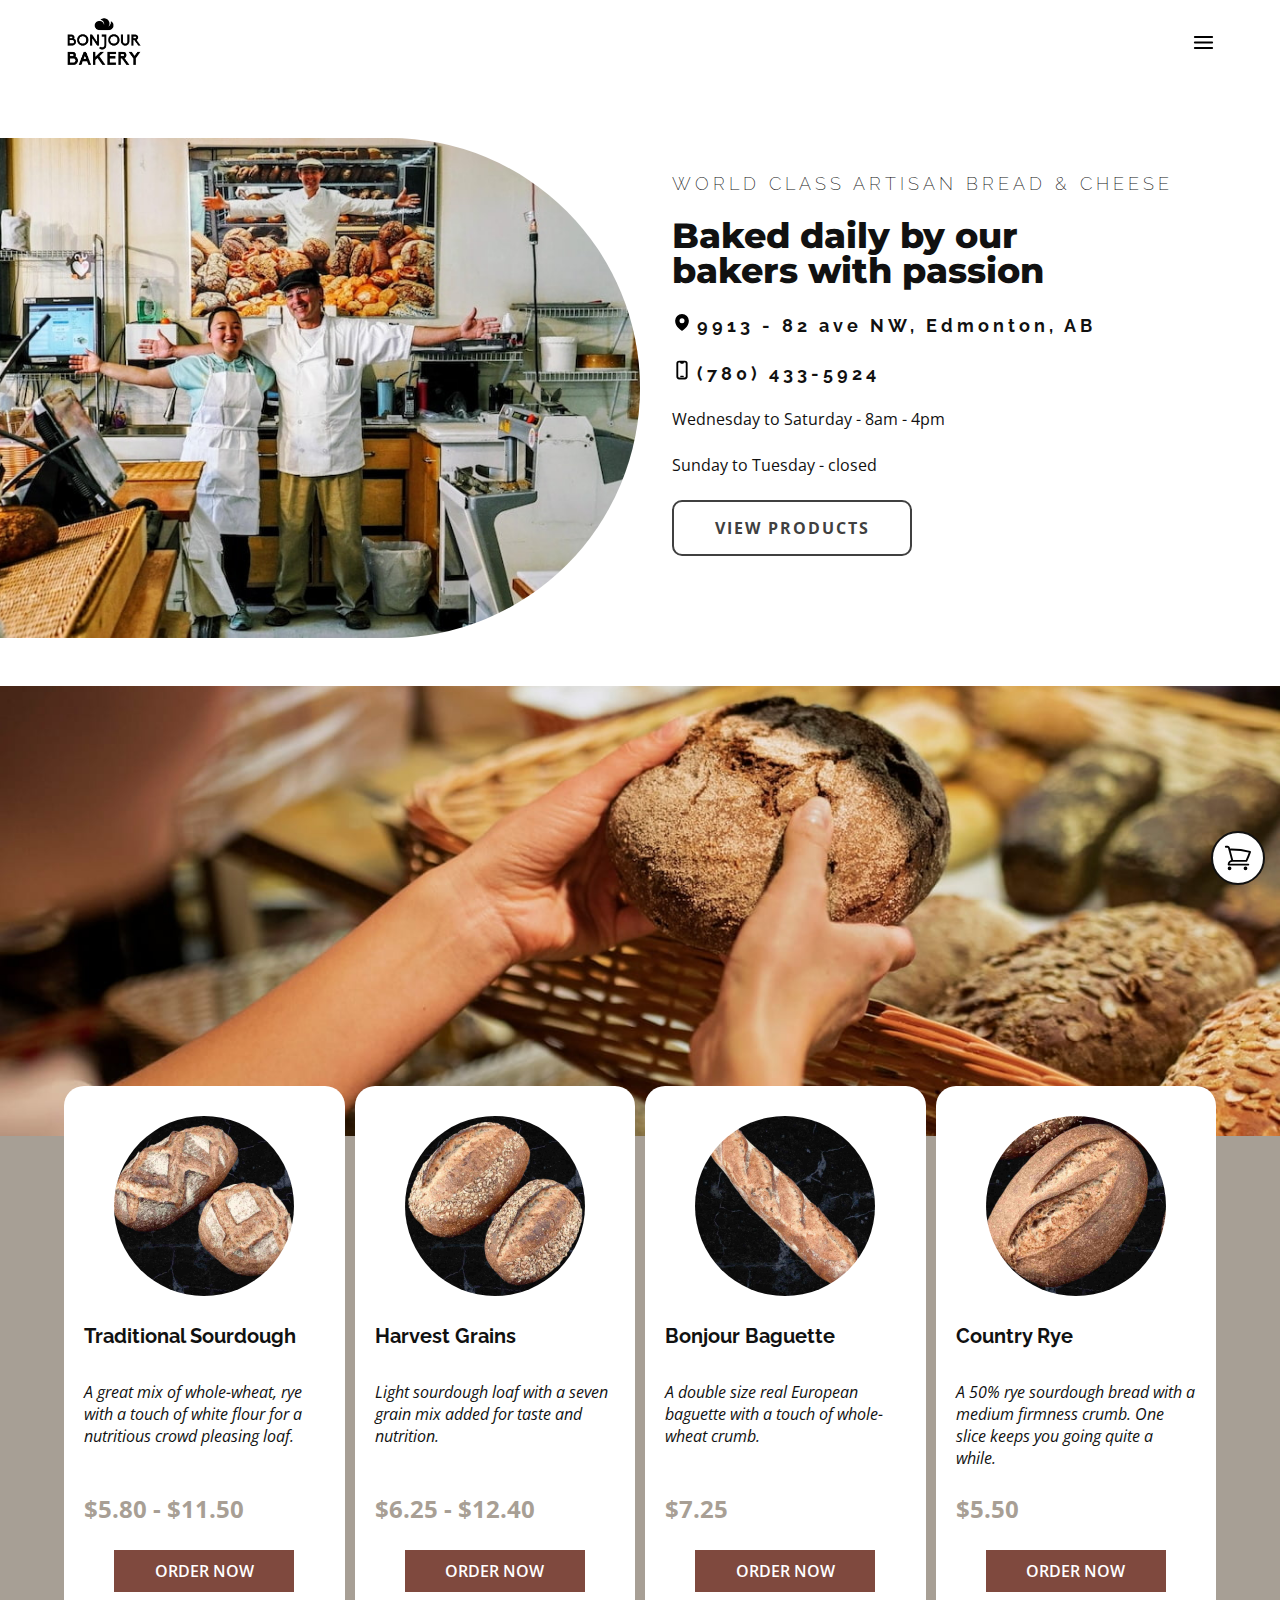
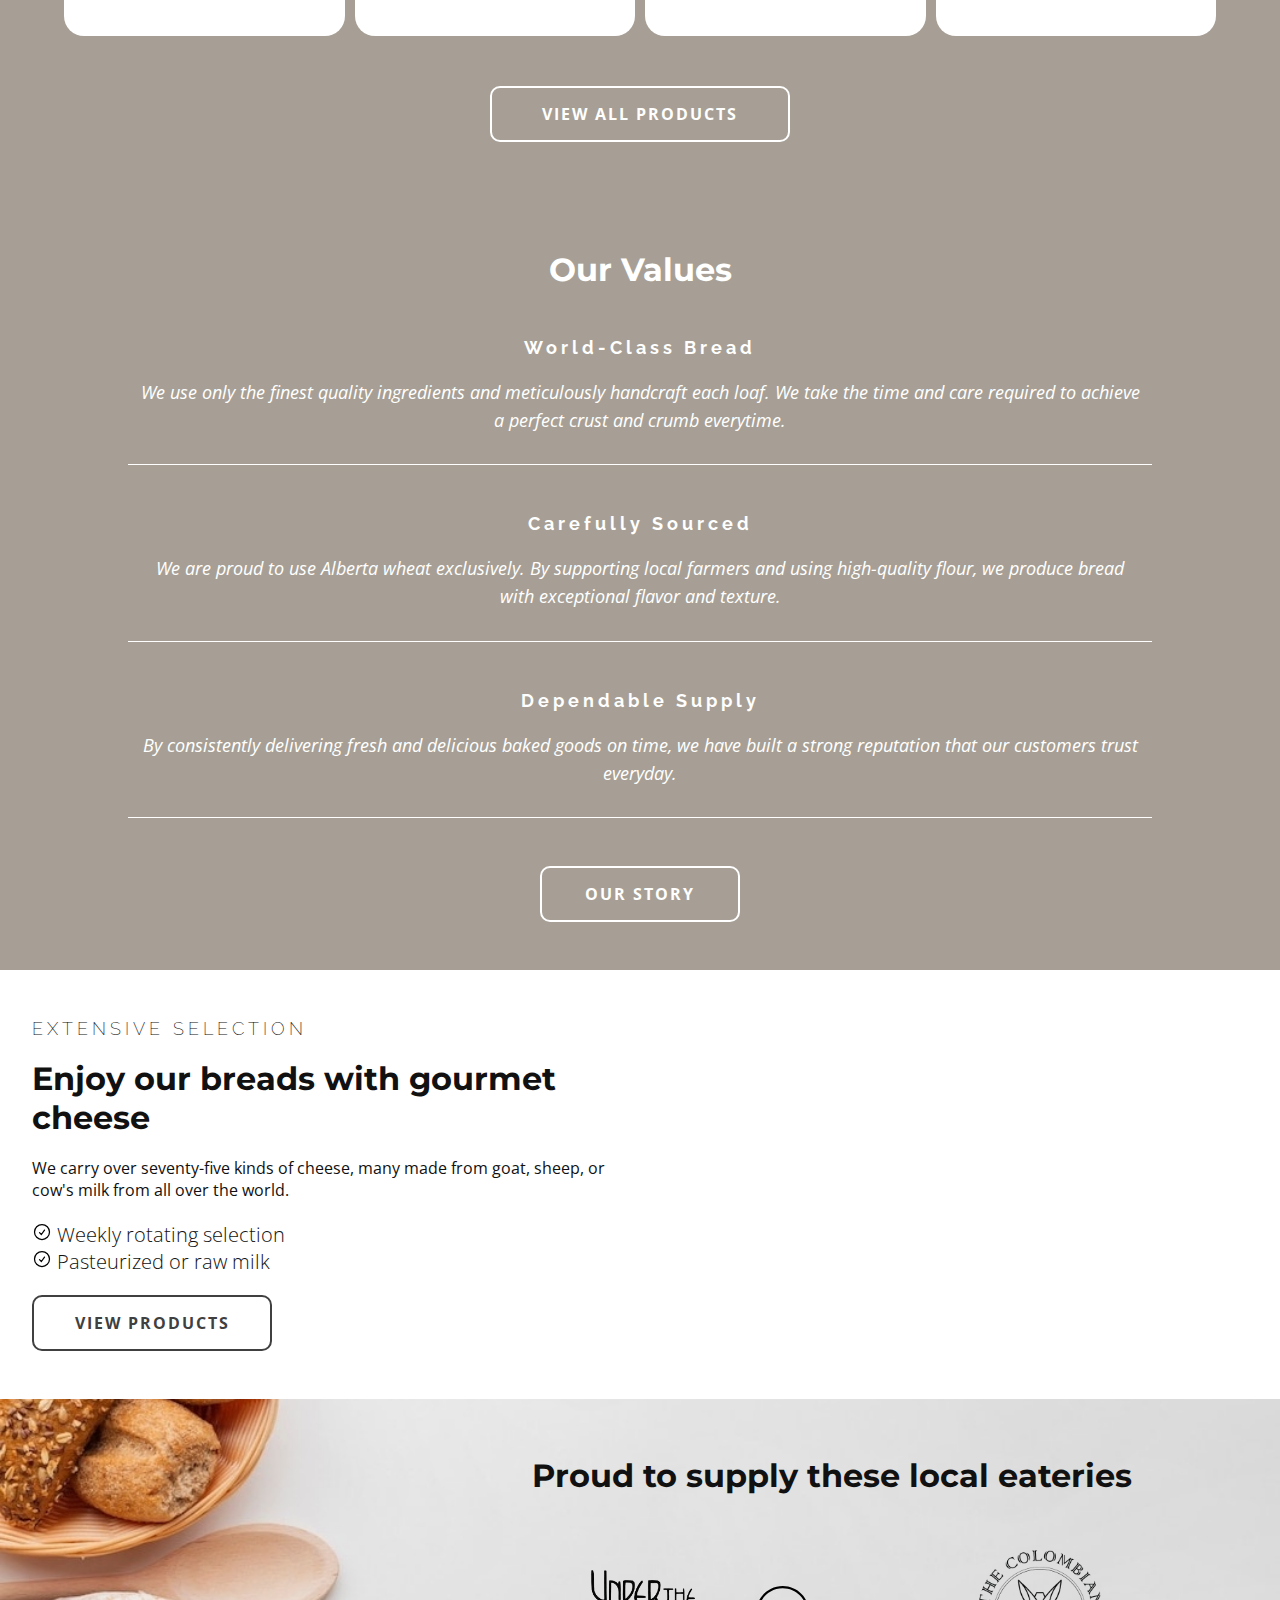
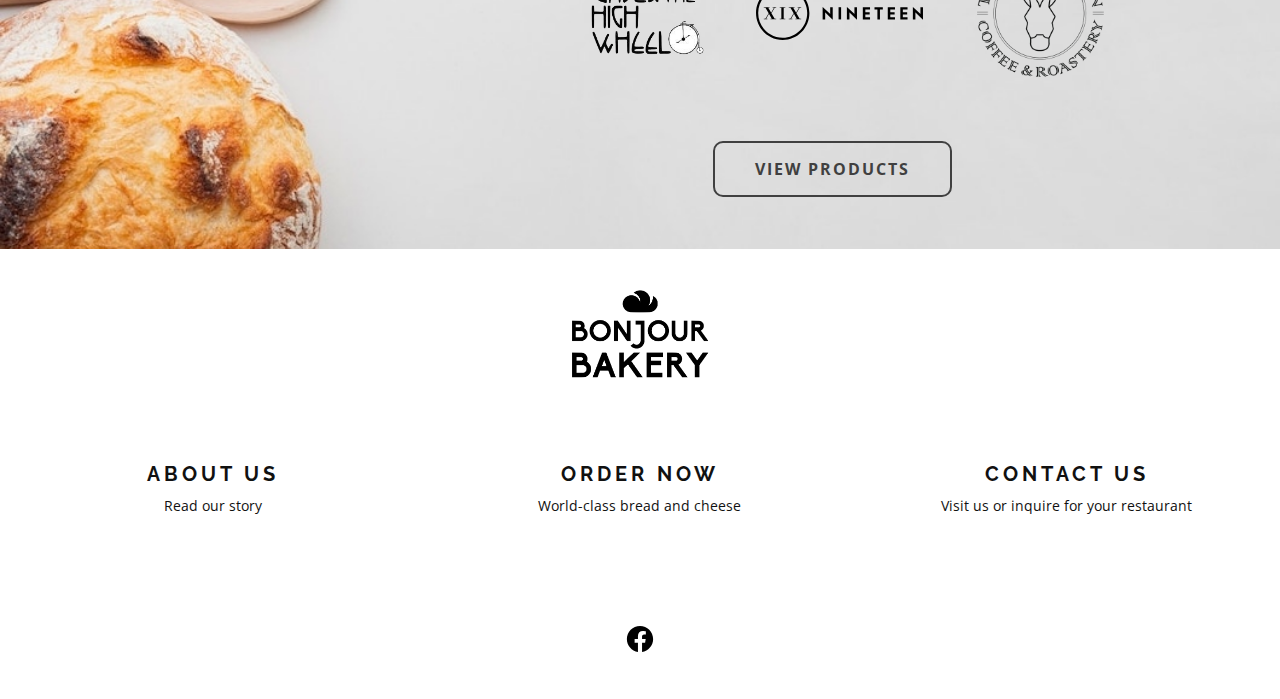
<file: index.html>
<!DOCTYPE html>
<html lang="en">

<head>
  <meta charset="UTF-8" />
  <meta name="format-detection" content="telephone=no" />
  <meta http-equiv="X-UA-Compatible" content="IE=edge" />
  <meta name="viewport" content="width=device-width, initial-scale=1.0" />
  <!-- <meta name="description" content="Welcome to Bonjour Bakery! Our bakery specializes in fresh, artisan breads and cheese. Order now to experience the taste of our handmade sourdough bread made in the European style." />
  <meta name="keywords" content="Bonjour Bakery, boulangerie, artisan bread, gourmet cheese, handmade, Alberta, bakery, gourmet cheese, Edmonton, baker" />
  <meta name="author" content="Yvan Chartrand" />
  <meta property="og:url" content="https://bonjourbakery.isaelhuard.dev/index.html" />
  <meta property="og:type" content="website" />
  <meta property="og:title" content="Boulangerie Bonjour Bakery | World-Class Bread and Cheese" />
  <meta property="og:description" content="Welcome to Bonjour Bakery! Our bakery specializes in fresh, artisan breads and cheese. Order now to experience the taste of our handmade sourdough bread made in the European style." />
  <meta property="og:image" content="https://bonjourbakery.isaelhuard.dev/images/og.jpeg" />
  <meta property="og:site_name" content="Boulangerie Bonjour Bakery" />
  <meta property="twitter:card" content="summary_large_image" />
  <meta property="twitter:site" content="@bonjourbakery" />
  <meta property="twitter:title" content="Boulangerie Bonjour Bakery | World-Class Bread and Cheese" />
  <meta property="twitter:description" content="Welcome to Bonjour Bakery! Our bakery specializes in fresh, artisan breads and cheese. Order now to experience the taste of our handmade sourdough bread made in the European style." />
  <meta property="twitter:image" content="https://bonjourbakery.isaelhuard.dev/images/og.jpeg" />
    -->
  <link rel="preconnect" href="https://fonts.googleapis.com" />
  <link rel="preconnect" href="https://fonts.gstatic.com" crossorigin />
  <link
    href="https://fonts.googleapis.com/css2?family=Montserrat:wght@300;400;600;700;800&family=Open+Sans:ital,wght@0,300;0,400;0,700;1,300;1,400&family=Raleway:wght@300;400;500;700&display=swap"
    rel="stylesheet" />
  <link rel=stylesheet href=/css/style.css />
  <title>Boulangerie Bonjour Bakery | World-Class Bread and Cheese</title>
  <link rel="shortcut icon" href="/images/logo_icon.png" type="image/png">
</head>

<body>
  <header id="page_header">
    <input type="radio" name="menu" id="menu_open" class="menu_radio_button" />
    <input type="radio" name="menu" id="menu_close" class="menu_radio_button" />
    <a href="/index.html"><img id="logo" src="/images/logo.png" alt="Bonjour Bakery Logo" /></a>
    <label class="mobile_menu_btn" for="menu_open">
      <img id="hamburger" src="/images/menu.svg" alt="Hamburger menu" />
    </label>
    <section id="mobile_menu" style="transform: translateX(-100%);">
      <label class="mobile_menu_btn" for="menu_close">
        <img class="close_button" src="/images/x-mark.svg" alt="Button to close the navigation menu" />
      </label>
      <nav>
        <a class="nav_item" href="/index.html">HOME</a>
        <a class="nav_item" href="/pages/products.html">PRODUCTS</a>
        <a class="nav_item" href="/pages/about.html">ABOUT</a>
        <a class="nav_item" href="/pages/contact.html">CONTACT</a>
      </nav>
    </section>
  </header>
  <section id="hero">
    <article id="hero_text">
      <h3 class="surtitle">WORLD CLASS ARTISAN BREAD & CHEESE</h3>
      <h1 id="main_title">Baked daily by our bakers with passion</h1>
      <h2 class="subtitle">
        <img class="inline_icon" src="/images/map-pin.svg" alt="Address Icon" />9913 - 82 ave NW, Edmonton, AB
      </h2>
      <h2 class="subtitle">
        <img class="inline_icon" src="/images/phone.svg" alt="Phone Icon" />(780) 433-5924
      </h2>
      <p>Wednesday to Saturday - 8am - 4pm</p>
      <p>Sunday to Tuesday - closed</p>
      <a class="btn" href="/pages/products.html">VIEW PRODUCTS</a>
    </article>
    <img id="hero_image" src="images/family2.jpeg"
      alt="Photo of artisanal baker and owner of Bonjour Bakery Yvan Chartrand" />
  </section>
  <section id="breads">
    <img src="/images/customer.jpeg" alt="Photo of a customer buying our specialty sourdough bread" />
    <div class="cont_one">
      <article class="breads_card">
        <img src="/images/traditional.jpeg" alt="Loaf of our traditional sourdough bread" />
        <h4>Traditional Sourdough</h4>
        <p>
          A great mix of whole-wheat, rye with a touch of white flour for a
          nutritious crowd pleasing loaf.
        </p>
        <h5>$5.80 - $11.50</h5>
        <a class="basket_btn" href="https://form.jotform.com/210417492536253">ORDER NOW</a>
      </article>
      <article class="breads_card">
        <img src="/images/harvest.jpeg" alt="Loaf of our best seller sesame-poppy sourdough bread " />
        <h4>Harvest Grains</h4>
        <p>
          Light sourdough loaf with a seven grain mix added for taste and
          nutrition.
        </p>
        <h5>$6.25 - $12.40</h5>
        <a class="basket_btn" href="https://form.jotform.com/210417492536253">ORDER NOW</a>
      </article>
      <article class="breads_card">
        <img src="/images/bonjour.jpeg" alt="Our all-time favortie parisian baguettes" />
        <h4>Bonjour Baguette</h4>
        <p>
          A double size real European baguette with a touch of whole-wheat
          crumb.
        </p>
        <h5>$7.25</h5>
        <a class="basket_btn" href="https://form.jotform.com/210417492536253">ORDER NOW</a>
      </article>
      <article class="breads_card">
        <img src="/images/country.jpeg" alt="Our signature country rye sourdough bread" />
        <h4>Country Rye</h4>
        <p>
          A 50% rye sourdough bread with a medium firmness crumb. One slice
          keeps you going quite a while.
        </p>
        <h5>$5.50</h5>
        <a class="basket_btn" href="https://form.jotform.com/210417492536253">ORDER NOW</a>
      </article>
    </div>
    <a class="btn" href="/pages/products.html">VIEW ALL PRODUCTS</a>
  </section>
  <section id="values">
    <h2 class="title">Our Values</h2>
    <div class="cont_two">
      <article class="values_card">
        <h3 class="subtitle">World-Class Bread</h3>
        <p>
          We use only the finest quality ingredients and meticulously handcraft each loaf. We take the time and care
          required to achieve a perfect crust and crumb everytime.
        </p>
      </article>
      <article class="values_card">
        <h3 class="subtitle">Carefully Sourced</h3>
        <p>
          We are proud to use Alberta wheat exclusively. By supporting local farmers and using
          high-quality
          flour, we produce bread with exceptional flavor and texture.
        </p>
      </article>
      <article class="values_card">
        <h3 class="subtitle">Dependable Supply</h3>
        <p>
          By consistently delivering fresh and delicious baked goods on time, we have built a strong reputation that our
          customers trust everyday.
        </p>
      </article>
    </div>
    <a class="btn" href="/pages/about.html">OUR STORY</a>
  </section>
  <section id="cheese">
    <article id="cheese_text">
      <h3 class="surtitle">EXTENSIVE SELECTION</h3>
      <h2 class="title">Enjoy our breads with gourmet cheese</h2>
      <p>
        We carry over seventy-five kinds of cheese, many made from goat,
        sheep, or cow's milk from all over the world.
      </p>
      <div>
        <h5>
          <img class="inline_icon" src="/images/check.svg" alt="Icon of a check mark" />Weekly rotating selection
        </h5>
        <h5>
          <img class="inline_icon" src="/images/check.svg" alt="Icon of a check mark" />Pasteurized or raw milk
        </h5>
      </div>
      <a class="btn" href="/pages/products.html">VIEW PRODUCTS</a>
    </article>
    <div class="image_container">
      <img class="cheese_image carrousel_img_1" src="/images/cheese4.jpeg"
        alt="A photo of an assortment of our rich selection of artisanal cheeses" />
      <img class="cheese_image carrousel_img_2" src="/images/cheese5.jpeg" alt="A delicious cheese board">
      <img class="cheese_image carrousel_img_3" src="/images/cheese2.jpeg"
        alt="A photo of an assortment of our rich selection of artisanal cheeses" />
    </div>
  </section>
  <section id="resellers">
    <h2 class="title">Proud to supply these local eateries</h2>
    <div>
      <a href="https://underthehighwheel.square.site/" target="_blank">
        <img class="restaurant_logo" src="/images/wheel.png" alt="Restaurant Under the Hight Wheel's logo" /></a>
      <a href="https://dinenineteen.com/terwillegar/" target="_blank">
        <img class="restaurant_logo" src="/images/nineteen.svg" alt="Restaurant Nineteen's logo" /></a>
      <a href="https://thecolombian.ca/" target="_blank">
        <img class="restaurant_logo" src="/images/colombian.png" alt="Cafe The Colombian's logo" /></a>
    </div>
    <a class="btn" href="/pages/products.html">VIEW PRODUCTS</a>
  </section>
  <footer id="page_footer">
    <img src="/images/logo.png" alt="Bonjour Bakery Logo" />
    <div class="cont_three">
      <a class="footer_item" href="/pages/about.html">
        <div>
          <h6>ABOUT US</h6>
          <p>Read our story</p>
        </div>
      </a>
      <a class="footer_item" href="/pages/products.html">
        <div>
          <h6>ORDER NOW</h6>
          <p>World-class bread and cheese</p>
        </div>
      </a>
      <a class="footer_item" href="/pages/contact.html">
        <div>
          <h6>CONTACT US</h6>
          <p>Visit us or inquire for your restaurant</p>
        </div>
      </a>
    </div>
    <a href="https://www.facebook.com/boulangeriebonjouredmonton" target="_blank">
      <img id="facebook" src="/images/logo-facebook.svg" alt="Link to access our Facebook account" />
    </a>
    <a id="order" href="/pages/products.html"><svg id="cart" xmlns="http://www.w3.org/2000/svg" fill="none"
        viewBox="0 0 24 24" stroke-width="1.5" stroke="currentColor" class="w-6 h-6">
        <path stroke-linecap="round" stroke-linejoin="round"
          d="M2.25 3h1.386c.51 0 .955.343 1.087.835l.383 1.437M7.5 14.25a3 3 0 00-3 3h15.75m-12.75-3h11.218c1.121-2.3 2.1-4.684 2.924-7.138a60.114 60.114 0 00-16.536-1.84M7.5 14.25L5.106 5.272M6 20.25a.75.75 0 11-1.5 0 .75.75 0 011.5 0zm12.75 0a.75.75 0 11-1.5 0 .75.75 0 011.5 0z" />
      </svg></a>
  </footer>
</body>

</html>
</file>
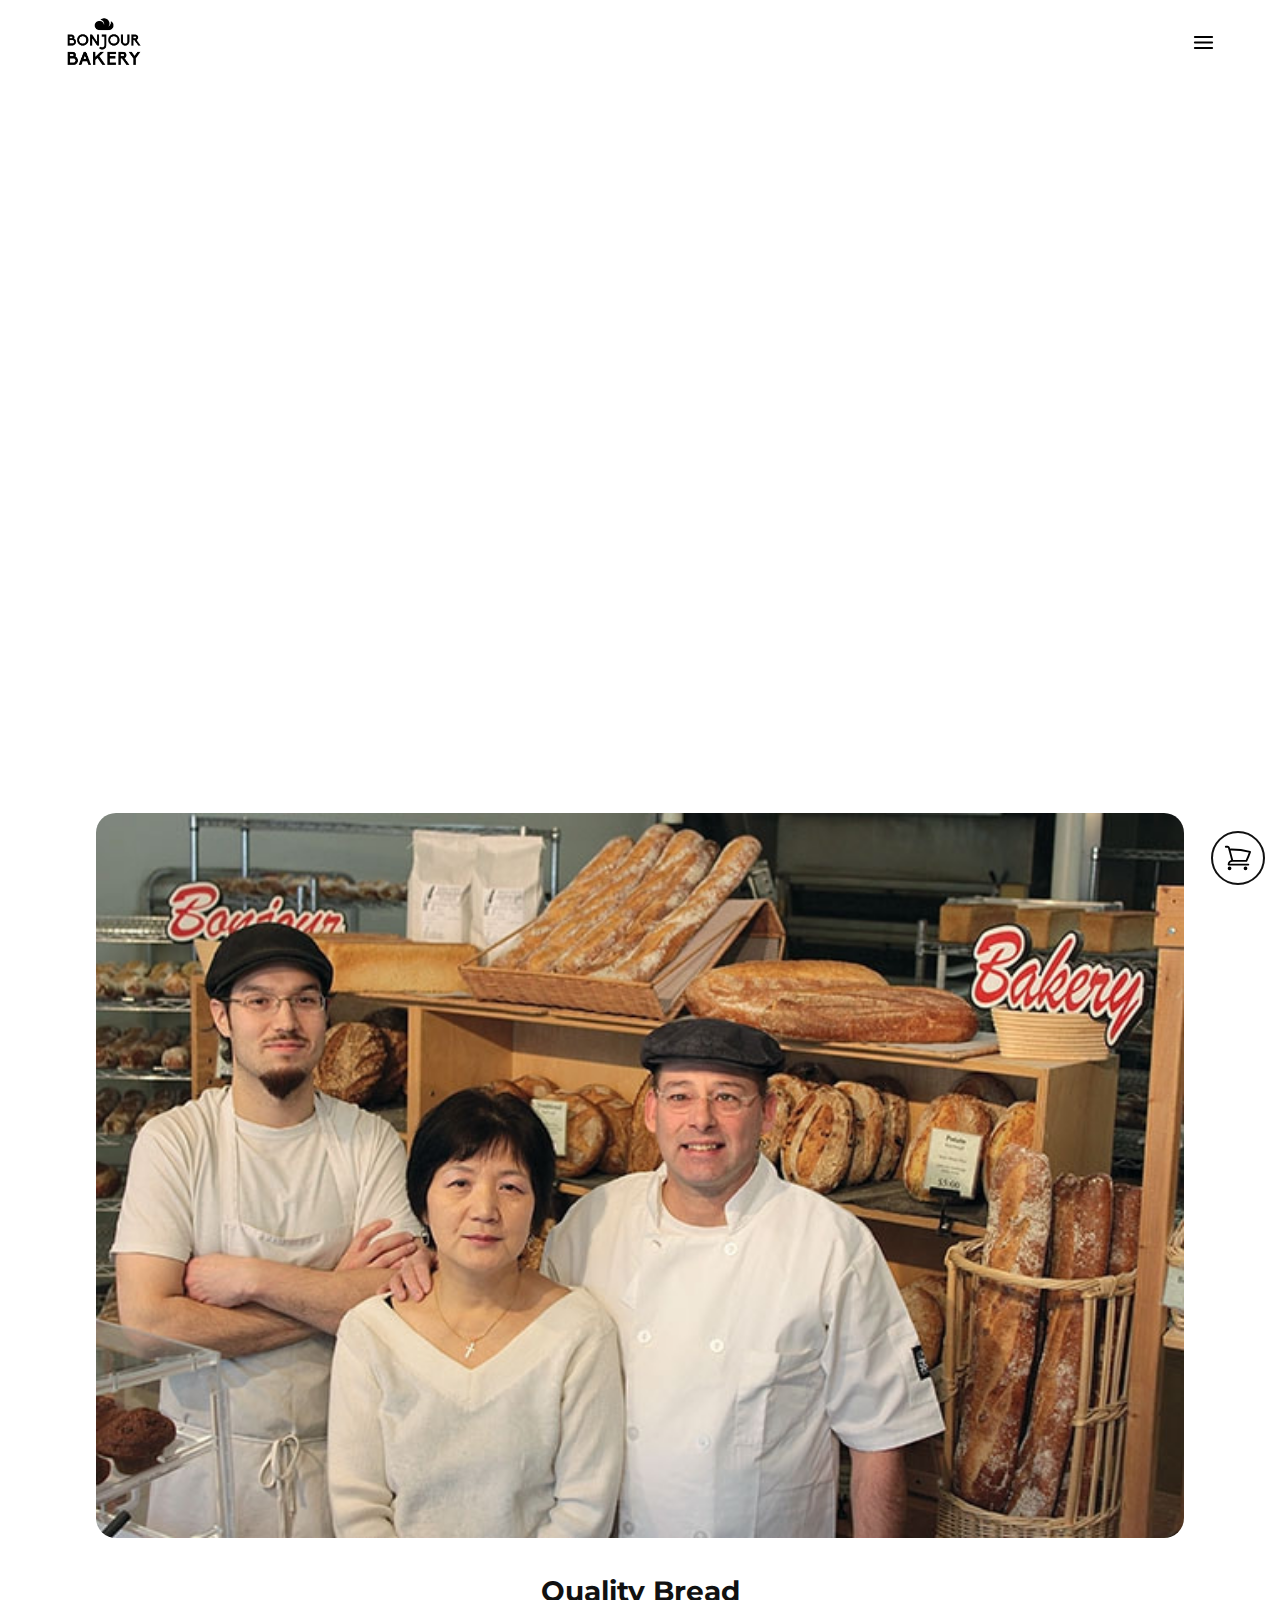
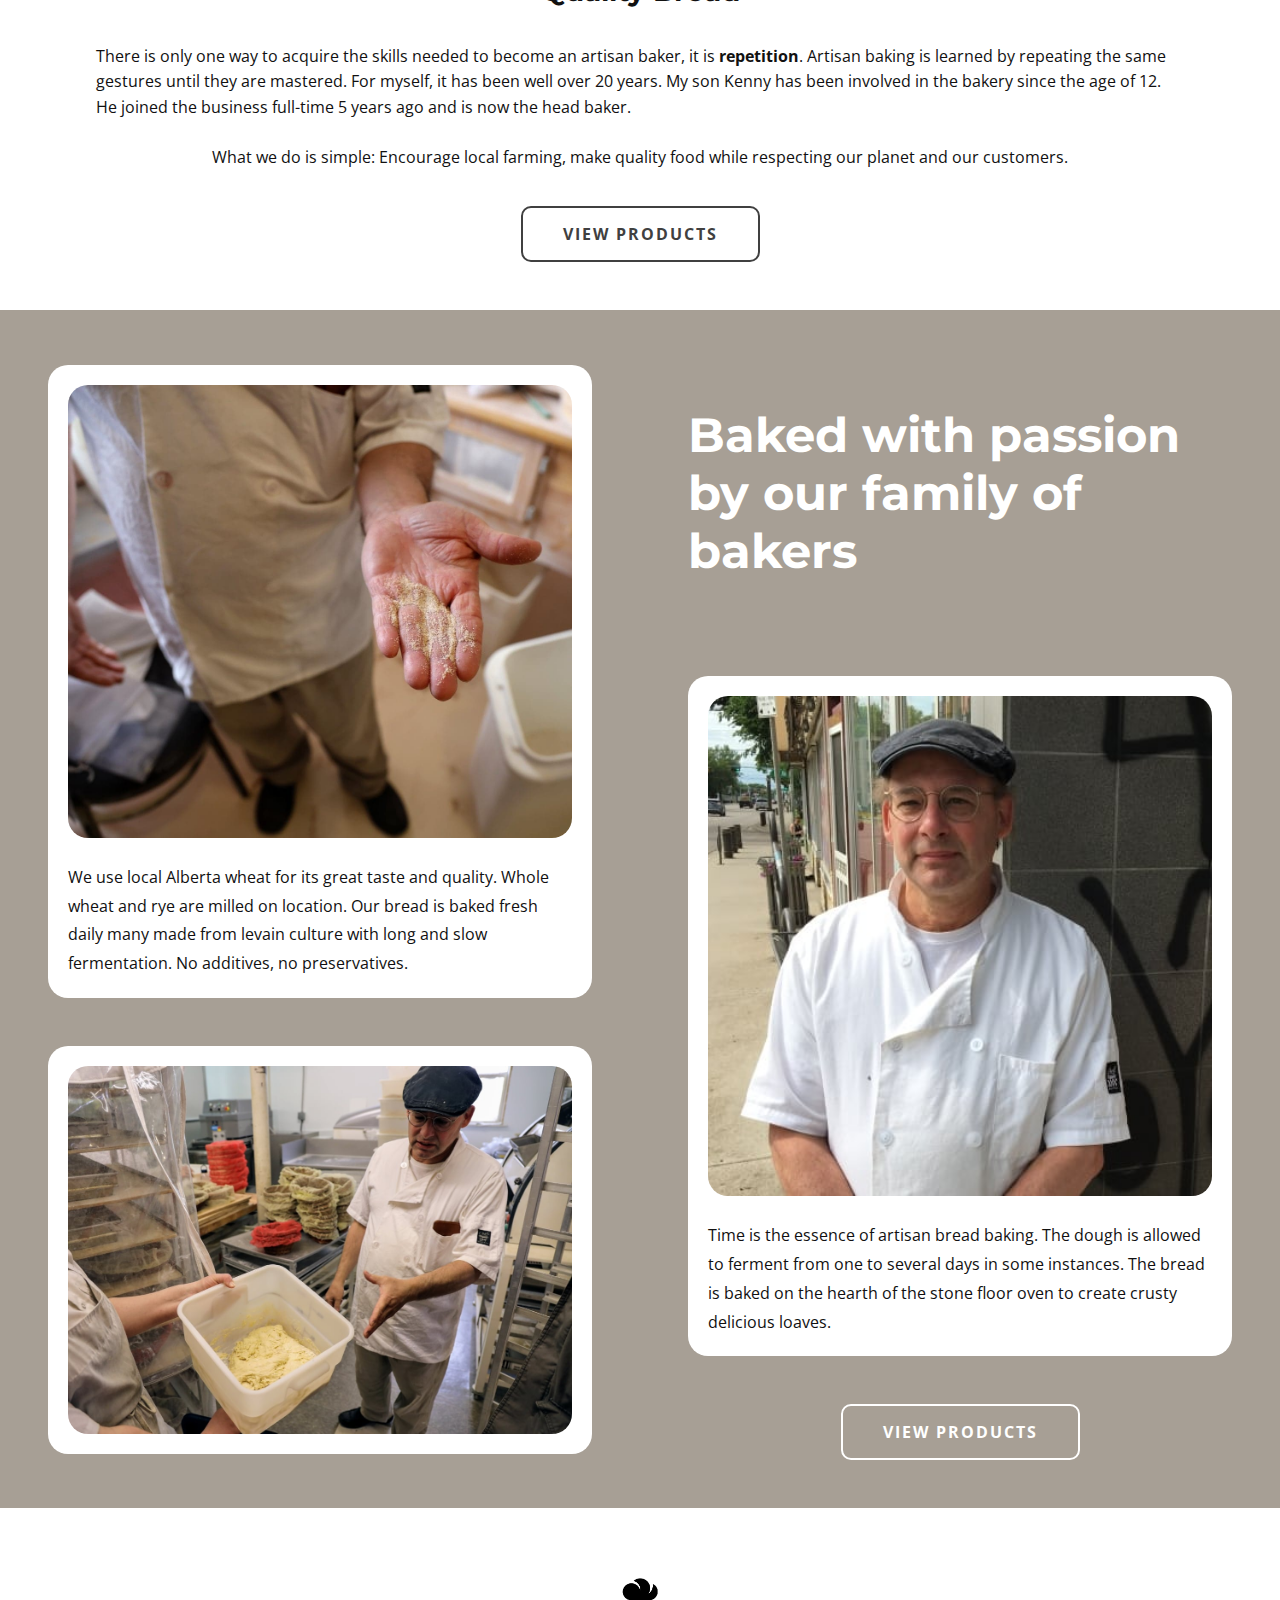
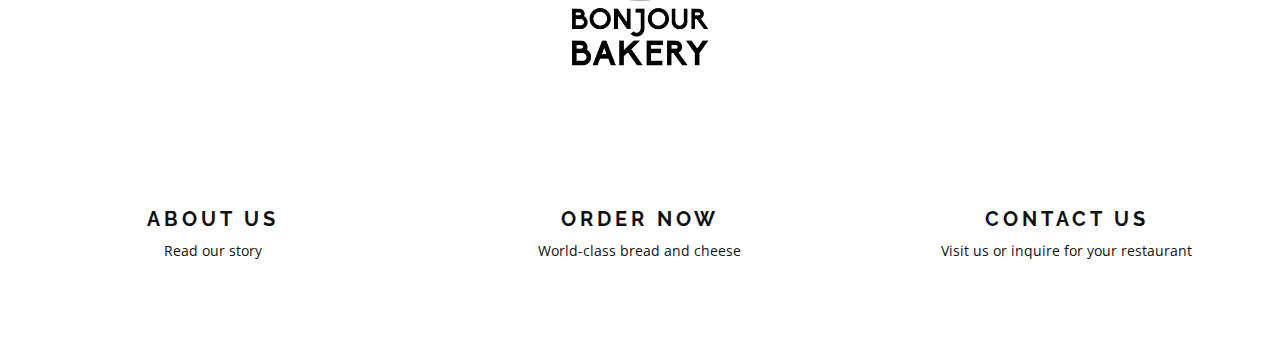
<file: pages/about.html>
<!DOCTYPE html>
<html lang="en">

<head>
  <meta charset="UTF-8" />
  <meta http-equiv="X-UA-Compatible" content="IE=edge" />
  <meta name="viewport" content="width=device-width, initial-scale=1.0" />
  <meta name="format-detection" content="telephone=no" />
  <!-- <meta name="description" content="At Bonjour Bakery, we are dedicated to bringing the authentic taste of artisanal bread to our customers. Learn about our history, our values, and our commitment to quality." />
  <meta name="keywords" content="Bonjour Bakery, authenticity, quality, history, values, locally-sourced, environmentally friendly, support local, family owned, family operated" />
  <meta name="author" content="Yvan Chartrand" />
  <meta property="og:url" content="https://bonjourbakery.isaelhuard.dev/pages/about.html" />
  <meta property="og:type" content="website" />
  <meta property="og:title" content="About Us | Boulangerie Bonjour Bakery" />
  <meta property="og:description" content="At Bonjour Bakery, we are dedicated to bringing the authentic taste of artisanal bread to our customers. Learn about our history, our values, and our commitment to quality." />
  <meta property="og:image" content="https://bonjourbakery.isaelhuard.dev/images/family.jpeg" />
  <meta property="og:site_name" content="Boulangerie Bonjour Bakery" /> 
  <meta property="twitter:card" content="summary_large_image" />
  <meta property="twitter:site" content="@bonjourbakery" />
  <meta property="twitter:title" content="About Us | Boulangerie Bonjour Bakery" />
  <meta property="twitter:description" content="At Bonjour Bakery, we are dedicated to bringing the authentic taste of artisanal bread to our customers. Learn about our history, our values, and our commitment to quality." />
  <meta property="twitter:image" content="https://bonjourbakery.isaelhuard.dev/images/family.jpeg" /> -->
  <link rel="preconnect" href="https://fonts.googleapis.com" />
  <link rel="preconnect" href="https://fonts.gstatic.com" crossorigin />
  <link
    href="https://fonts.googleapis.com/css2?family=Montserrat:wght@300;400;600;700;800&family=Open+Sans:ital,wght@0,300;0,400;0,700;1,300;1,400&family=Raleway:wght@300;400;500;700&display=swap"
    rel="stylesheet" />
  <link rel=stylesheet href=/css/about.css />
  <link rel="shortcut icon" href="/images/logo_icon.png" type="image/png">
  <title>About | Boulangerie Bonjour Bakery</title>
</head>

<body>
  <header id="page_header">
    <input type="radio" name="menu" id="menu_open" class="menu_radio_button" />
    <input type="radio" name="menu" id="menu_close" class="menu_radio_button" />
    <a href="/index.html"><img id="logo" src="/images/logo.png" alt="Bonjour Bakery Logo" /></a>
    <label class="mobile_menu_btn" for="menu_open">
      <img id="hamburger" src="/images/menu.svg" alt="Hamburger menu" />
    </label>
    <section id="mobile_menu" style="transform: translateX(-100%);">
      <label class="mobile_menu_btn" for="menu_close">
        <img class="close_button" src="/images/x-mark.svg" alt="Button to close the navigation menu" />
      </label>
      <nav>
        <a class="nav_item" href="/index.html">HOME</a>
        <a class="nav_item" href="/pages/products.html">PRODUCTS</a>
        <a class="nav_item" href="/pages/about.html">ABOUT</a>
        <a class="nav_item" href="/pages/contact.html">CONTACT</a>
      </nav>
    </section>
  </header>
  <iframe src="https://www.youtube.com/embed/iXqFJhRuQAY" title="YouTube video player" frameborder="0"
    allow="accelerometer; autoplay; clipboard-write; encrypted-media; gyroscope; picture-in-picture; web-share"
    allowfullscreen></iframe>
  <section id="family">
    <input type="radio" name="lightbox" id="lightbox_open" class="lightbox_radio_button" />
    <input type="radio" name="lightbox" id="lightbox_close" class="lightbox_radio_button" />

    <label for="lightbox_open">
      <img class="family_img" src="/images/family.jpeg" alt="Image of the owner's family that run Bonjour Bajery" />
    </label>

    <div id="lightbox">
      <label for="lightbox_close">
        <img class="family_img" src="/images/family.jpeg" alt="Image of the owner's family that run Bonjour Bajery" />
      </label>
    </div>

    <h1>Quality Bread</h1>
    <div id="family_text">
      <p>
        There is only one way to acquire the skills needed to become an
        artisan baker, it is <strong>repetition</strong>. Artisan baking is
        learned by repeating the same gestures until they are mastered. For
        myself, it has been well over 20 years. My son Kenny has been involved
        in the bakery since the age of 12. He joined the business full-time 5
        years ago and is now the head baker.
      </p>
      <p>
        What we do is simple: Encourage local farming, make quality food while
        respecting our planet and our customers.
      </p>
    </div>
    <a class="btn" href="/pages/products.html">VIEW PRODUCTS</a>
  </section>
  <section id="story">
    <div id="container_one" class="container">
      <article id="flour1" class="story_card">
        <img src="/images/flour.jpeg" alt="Image of baker owner at Boulangerie Bonjour Bakery" />
        <p>
          We use local Alberta wheat for its great taste and quality. Whole
          wheat and rye are milled on location. Our bread is baked fresh daily
          many made from levain culture with long and slow fermentation. No
          additives, no preservatives.
        </p>
      </article>
      <article id="flour2" class="story_card">
        <img src="/images/yvan2.png"
          alt="Picture of baker and owner Yvan Chartrand showing the flour he uses to bake his bread" />
      </article>
    </div>
    <div id="container_two" class="container">
      <h1>Baked with passion by our family of bakers</h1>
      <article id="yvan" class="story_card">
        <img src="/images/yvan.png" alt="Photo of owner and baker Yvan Chartrand" />
        <p>
          Time is the essence of artisan bread baking. The dough is allowed to
          ferment from one to several days in some instances. The bread is
          baked on the hearth of the stone floor oven to create crusty
          delicious loaves.
        </p>
      </article>
      <a id="about_btn" class="btn" href="/pages/products.html">VIEW PRODUCTS</a>
    </div>
  </section>
  <footer id="page_footer">
    <img src="/images/logo.png" alt="Bonjour Bakery Logo" />
    <div class="cont_three">
      <a class="footer_item" href="/pages/about.html">
        <div>
          <h6>ABOUT US</h6>
          <p>Read our story</p>
        </div>
      </a>
      <a class="footer_item" href="/pages/products.html">
        <div>
          <h6>ORDER NOW</h6>
          <p>World-class bread and cheese</p>
        </div>
      </a>
      <a class="footer_item" href="/pages/contact.html">
        <div>
          <h6>CONTACT US</h6>
          <p>Visit us or inquire for your restaurant</p>
        </div>
      </a>
    </div>
    <a id="order" href="/pages/products.html"><svg id="cart" xmlns="http://www.w3.org/2000/svg" fill="none"
        viewBox="0 0 24 24" stroke-width="1.5" stroke="currentColor" class="w-6 h-6">
        <path stroke-linecap="round" stroke-linejoin="round"
          d="M2.25 3h1.386c.51 0 .955.343 1.087.835l.383 1.437M7.5 14.25a3 3 0 00-3 3h15.75m-12.75-3h11.218c1.121-2.3 2.1-4.684 2.924-7.138a60.114 60.114 0 00-16.536-1.84M7.5 14.25L5.106 5.272M6 20.25a.75.75 0 11-1.5 0 .75.75 0 011.5 0zm12.75 0a.75.75 0 11-1.5 0 .75.75 0 011.5 0z" />
      </svg></a>
  </footer>
</body>

</html>
</file>
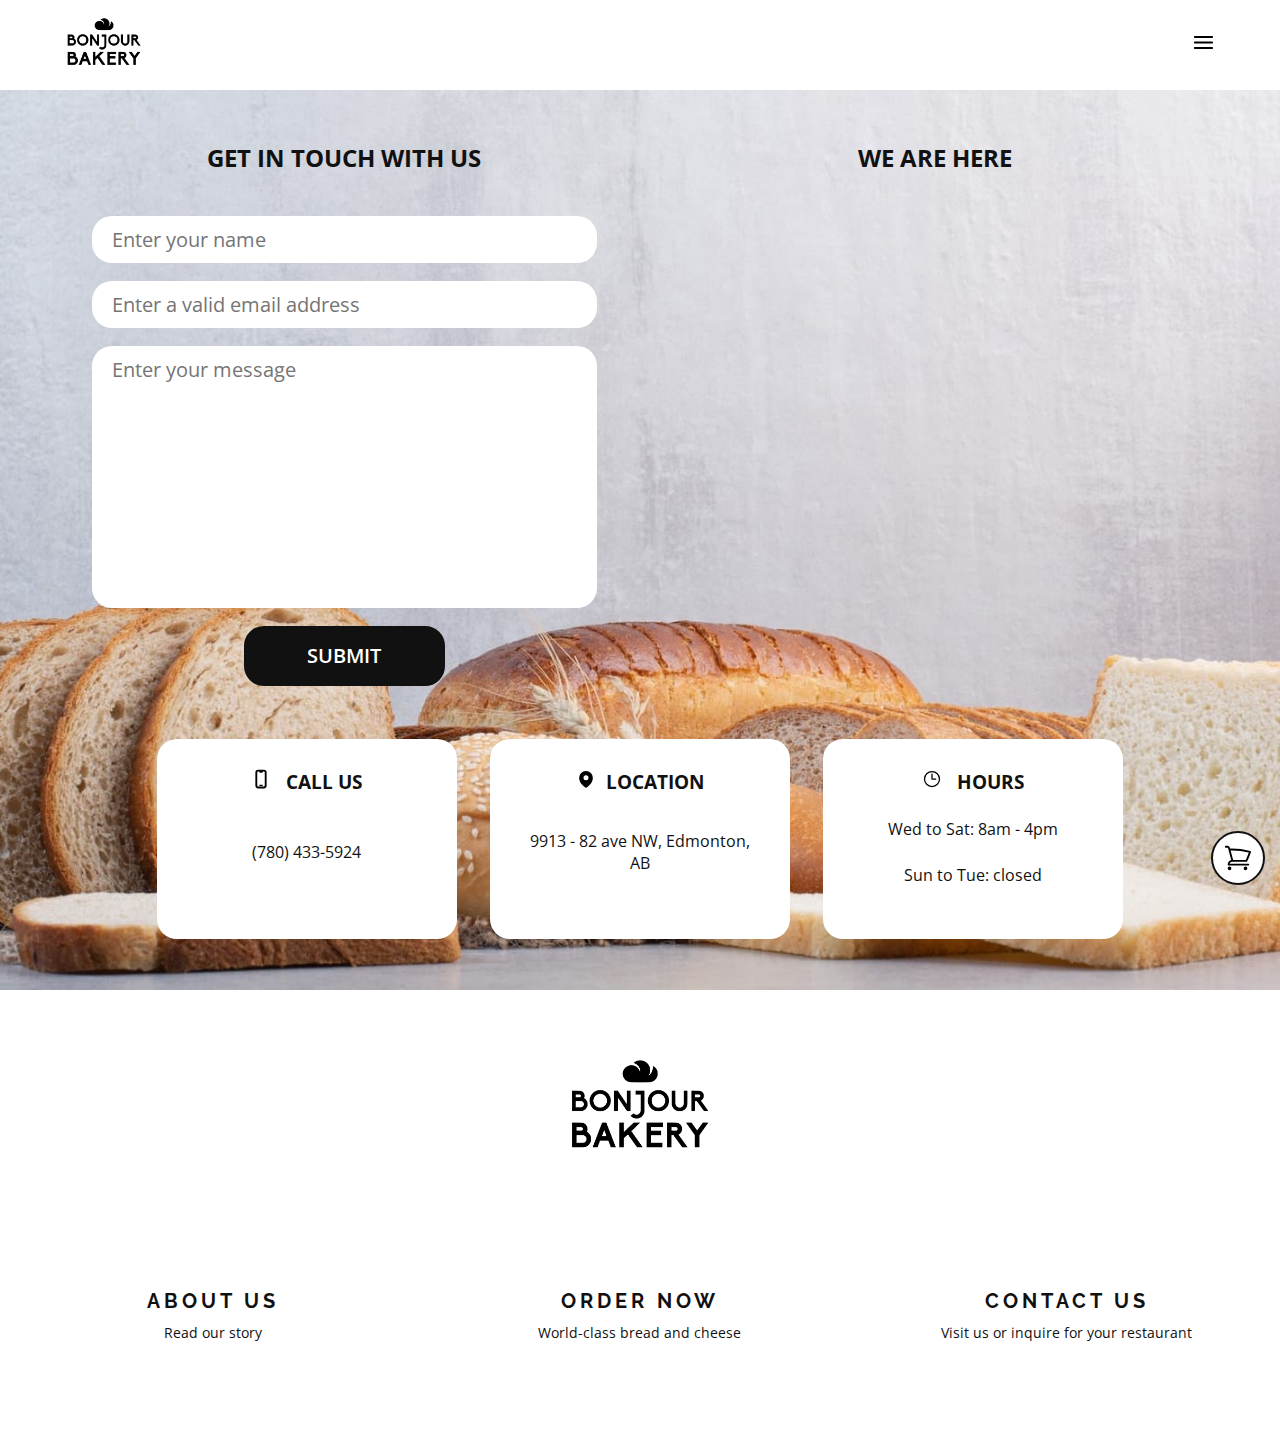
<file: pages/contact.html>
<!DOCTYPE html>
<html lang="en">

<head>
  <meta charset="UTF-8" />
  <meta http-equiv="X-UA-Compatible" content="IE=edge" />
  <meta name="viewport" content="width=device-width, initial-scale=1.0" />
  <meta name="format-detection" content="telephone=no" />
  <!-- <meta name="description" content="Contact Bonjour Bakery to place an order, ask a question, or provide feedback. Our team is dedicated to providing the best customer service and ensuring your satisfaction." />
  <meta name="keywords" content="Bonjour Bakery, contact us, customer service, order, feedback, inquiry, careers, ask a question" />
  <meta name="author" content="Yvan Chartrand" />
  <meta property="og:url" content="https://bonjourbakery.isaelhuard.dev/pages/contact.html" />
  <meta property="og:type" content="website" />
  <meta property="og:title" content="Contact Us | Boulangerie Bonjour Bakery" />
  <meta property="og:description" content="Contact Bonjour Bakery to place an order, ask a question, or provide feedback. Our team is dedicated to providing the best customer service and ensuring your satisfaction." />
  <meta property="og:image" content="https://bonjourbakery.isaelhuard.dev/images/bakery.jpeg" /> 
  <meta property="og:site_name" content="Boulangerie Bonjour Bakery" /> 
  <meta property="twitter:card" content="summary_large_image" />
  <meta property="twitter:site" content="@bonjourbakery" />
  <meta property="twitter:title" content="Contact Us | Boulangerie Bonjour Bakery" />
  <meta property="twitter:description" content="Contact Bonjour Bakery to place an order, ask a question, or provide feedback. Our team is dedicated to providing the best customer service and ensuring your satisfaction." />
  <meta property="twitter:image" content="https://bonjourbakery.isaelhuard.dev/images/bakery.jpeg" /> -->
  <link rel="preconnect" href="https://fonts.googleapis.com" />
  <link rel="preconnect" href="https://fonts.gstatic.com" crossorigin />
  <link
    href="https://fonts.googleapis.com/css2?family=Montserrat:wght@300;400;600;700;800&family=Open+Sans:ital,wght@0,300;0,400;0,700;1,300;1,400&family=Raleway:wght@300;400;500;700&display=swap"
    rel="stylesheet" />
  <link rel=stylesheet href=/css/contact.css />
  <title>Contact | Boulangerie Bonjour Bakery</title>
  <link rel="shortcut icon" href="/images/logo_icon.png" type="image/png">
</head>

<body>
  <header id="page_header">
    <input type="radio" name="menu" id="menu_open" class="menu_radio_button" />
    <input type="radio" name="menu" id="menu_close" class="menu_radio_button" />
    <a href="/index.html"><img id="logo" src="/images/logo.png" alt="Bonjour Bakery Logo" /></a>
    <label class="mobile_menu_btn" for="menu_open">
      <img id="hamburger" src="/images/menu.svg" alt="Hamburger menu" />
    </label>
    <section id="mobile_menu" style="transform: translateX(-100%);">
      <label class="mobile_menu_btn" for="menu_close">
        <img class="close_button" src="/images/x-mark.svg" alt="Button to close the navigation menu" />
      </label>
      <nav>
        <a class="nav_item" href="/index.html">HOME</a>
        <a class="nav_item" href="/pages/products.html">PRODUCTS</a>
        <a class="nav_item" href="/pages/about.html">ABOUT</a>
        <a class="nav_item" href="/pages/contact.html">CONTACT</a>
      </nav>
    </section>
  </header>
  <main>
    <section id="contact">
      <div class="contact_pane">
        <h2>GET IN TOUCH WITH US</h2>
        <form action="">
          <input type="text" name="name" class="form" id="name" placeholder="Enter your name" required />
          <input type="email" name="email" class="form" id="email" placeholder="Enter a valid email address" required />
          <input type="text" name="text" class="form" id="text" placeholder="Enter your message" required />
          <input id="form_submit" type="submit" value="SUBMIT" />
        </form>
      </div>
      <div class="contact_pane">
        <h2>WE ARE HERE</h2>
        <iframe id="g_map"
          src="https://www.google.com/maps/embed?pb=!1m18!1m12!1m3!1d2372.241490503282!2d-113.48897264804886!3d53.51774386946133!2m3!1f0!2f0!3f0!3m2!1i1024!2i768!4f13.1!3m3!1m2!1s0x4163a2c327c55193%3A0xee93362656a5b8fc!2sBoulangerie%20Bonjour!5e0!3m2!1sen!2sca!4v1677950311688!5m2!1sen!2sca"
          style="border: 0" allowfullscreen="" loading="lazy" referrerpolicy="no-referrer-when-downgrade"></iframe>
      </div>
    </section>
    <section id="info">
      <div class="info_pane">
        <h3>
          <img class="icon" src="/images/phone.svg" alt="Icon of a smartphone" />
          CALL US
        </h3>
        <a href="tel:7804335924">(780) 433-5924</a>
      </div>
      <div class="info_pane">
        <h3>
          <img class="icon" src="/images/map-pin.svg" alt="Icon of a map pin" />LOCATION
        </h3>
        <p>9913 - 82 ave NW, Edmonton, AB</p>
      </div>
      <div class="info_pane">
        <h3>
          <img class="icon" src="/images/clock.svg" alt="Icon of a clock" />
          HOURS
        </h3>
        <p>Wed to Sat: 8am - 4pm</p>
        <p>Sun to Tue: closed</p>
      </div>
    </section>
  </main>
  <footer id="page_footer">
    <img src="/images/logo.png" alt="Bonjour Bakery Logo" />
    <div class="cont_three">
      <a class="footer_item" href="/pages/about.html">
        <div>
          <h6>ABOUT US</h6>
          <p>Read our story</p>
        </div>
      </a>
      <a class="footer_item" href="/pages/products.html">
        <div>
          <h6>ORDER NOW</h6>
          <p>World-class bread and cheese</p>
        </div>
      </a>
      <a class="footer_item" href="/pages/contact.html">
        <div>
          <h6>CONTACT US</h6>
          <p>Visit us or inquire for your restaurant</p>
        </div>
      </a>
    </div>
    <a id="order" href="/pages/products.html"><svg id="cart" xmlns="http://www.w3.org/2000/svg" fill="none"
        viewBox="0 0 24 24" stroke-width="1.5" stroke="currentColor" class="w-6 h-6">
        <path stroke-linecap="round" stroke-linejoin="round"
          d="M2.25 3h1.386c.51 0 .955.343 1.087.835l.383 1.437M7.5 14.25a3 3 0 00-3 3h15.75m-12.75-3h11.218c1.121-2.3 2.1-4.684 2.924-7.138a60.114 60.114 0 00-16.536-1.84M7.5 14.25L5.106 5.272M6 20.25a.75.75 0 11-1.5 0 .75.75 0 011.5 0zm12.75 0a.75.75 0 11-1.5 0 .75.75 0 011.5 0z" />
      </svg></a>
  </footer>
</body>

</html>
</file>
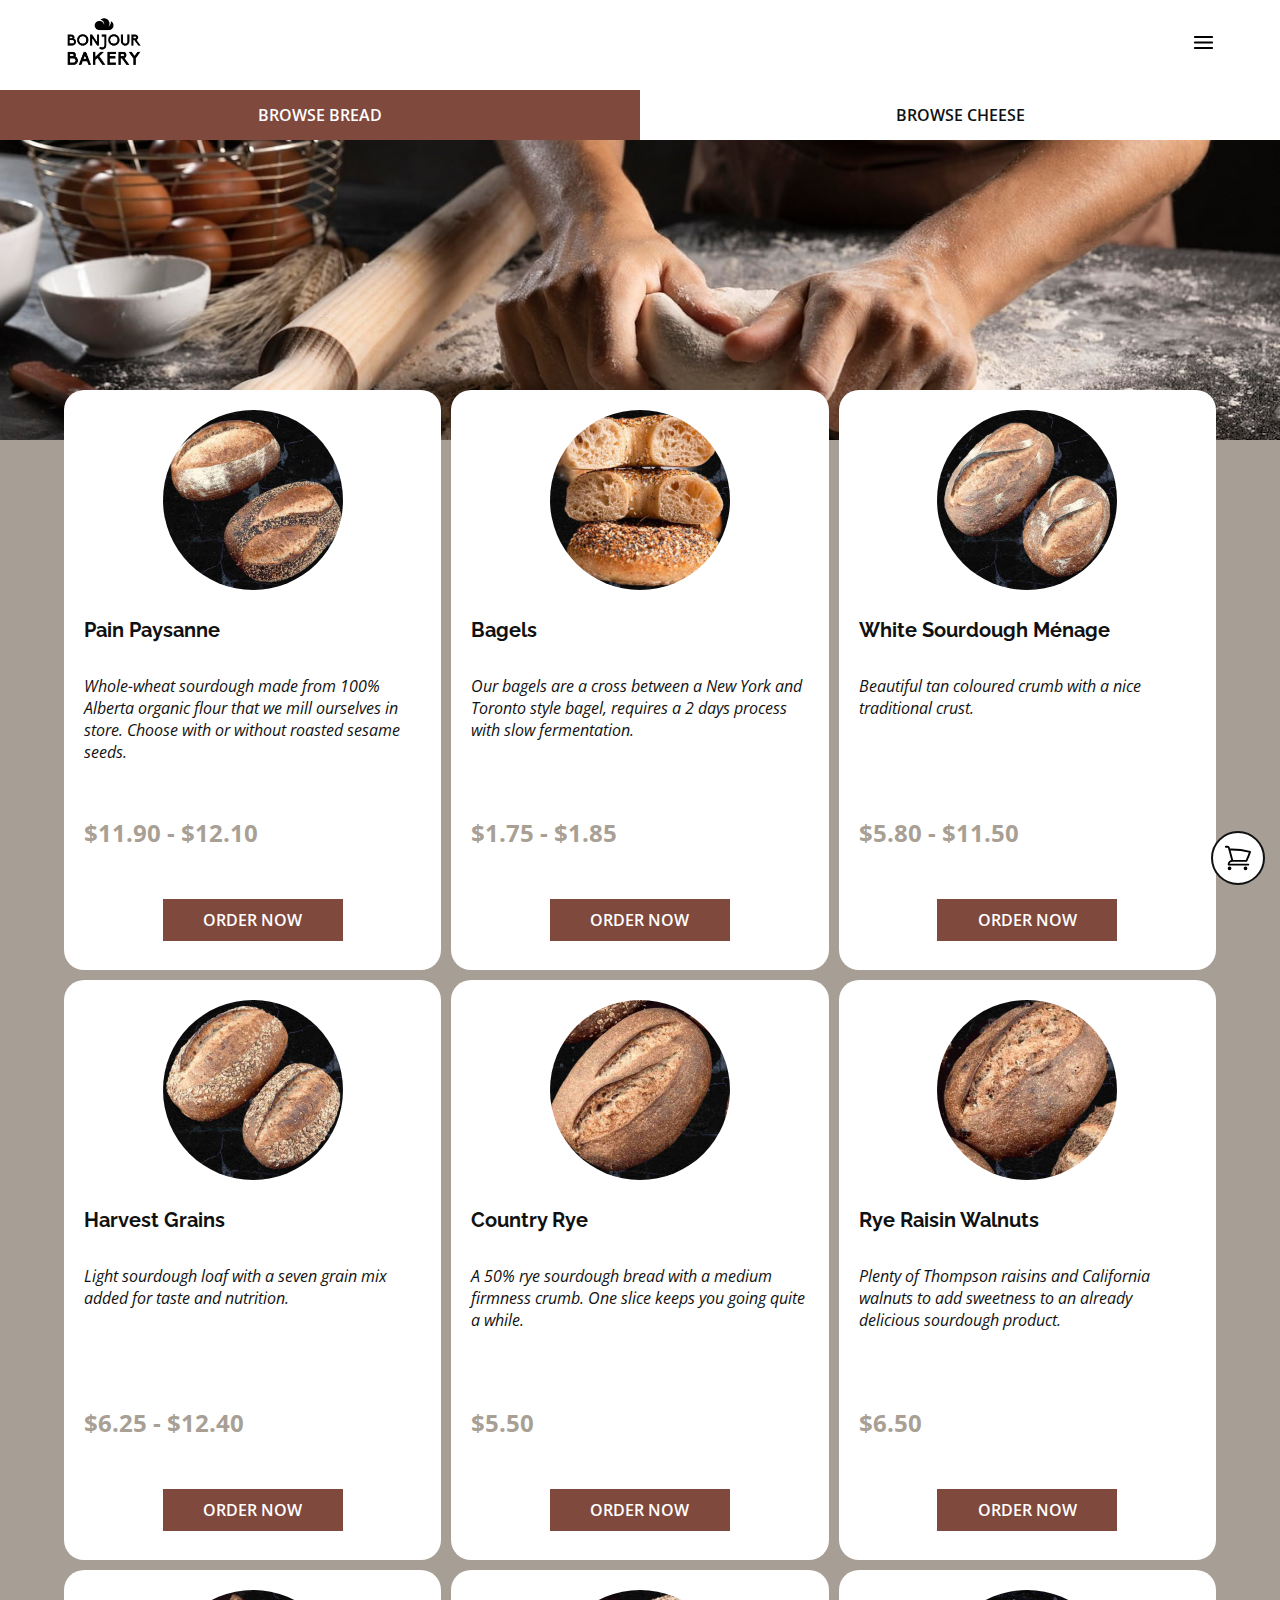
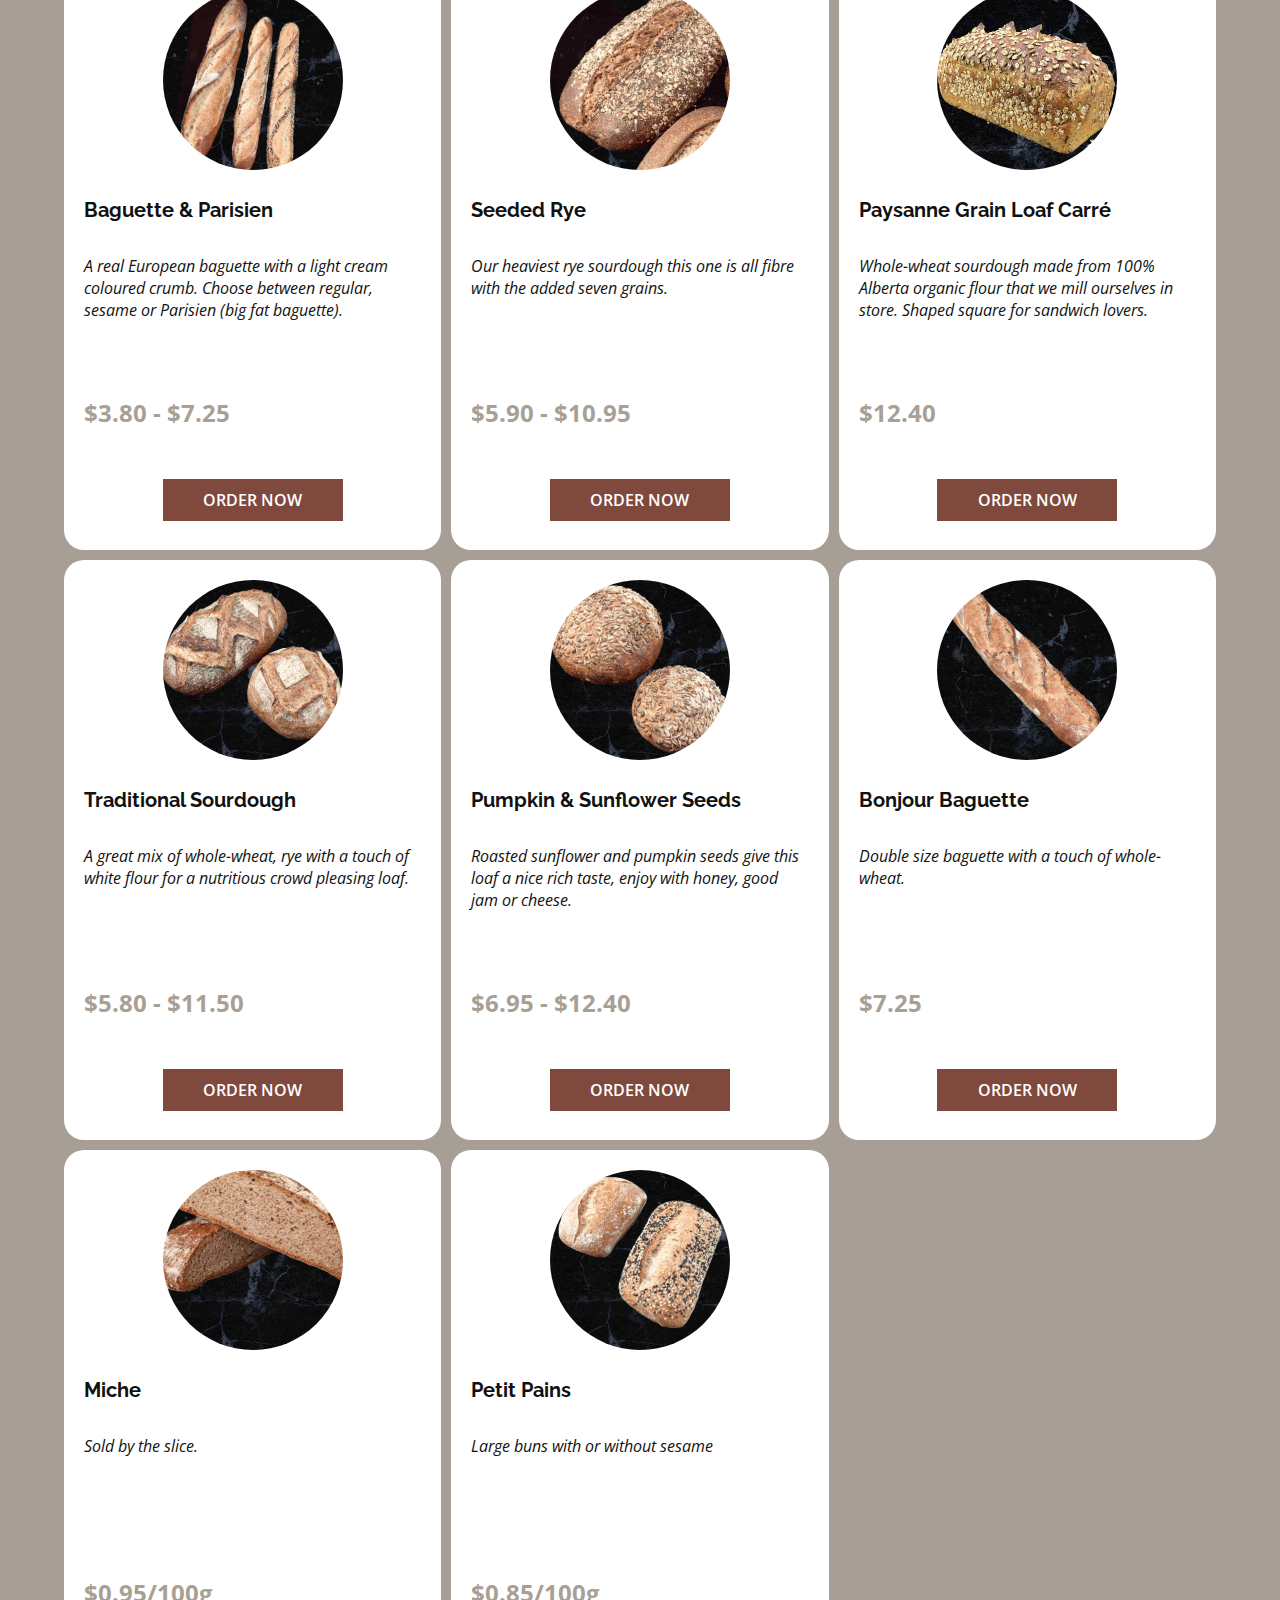
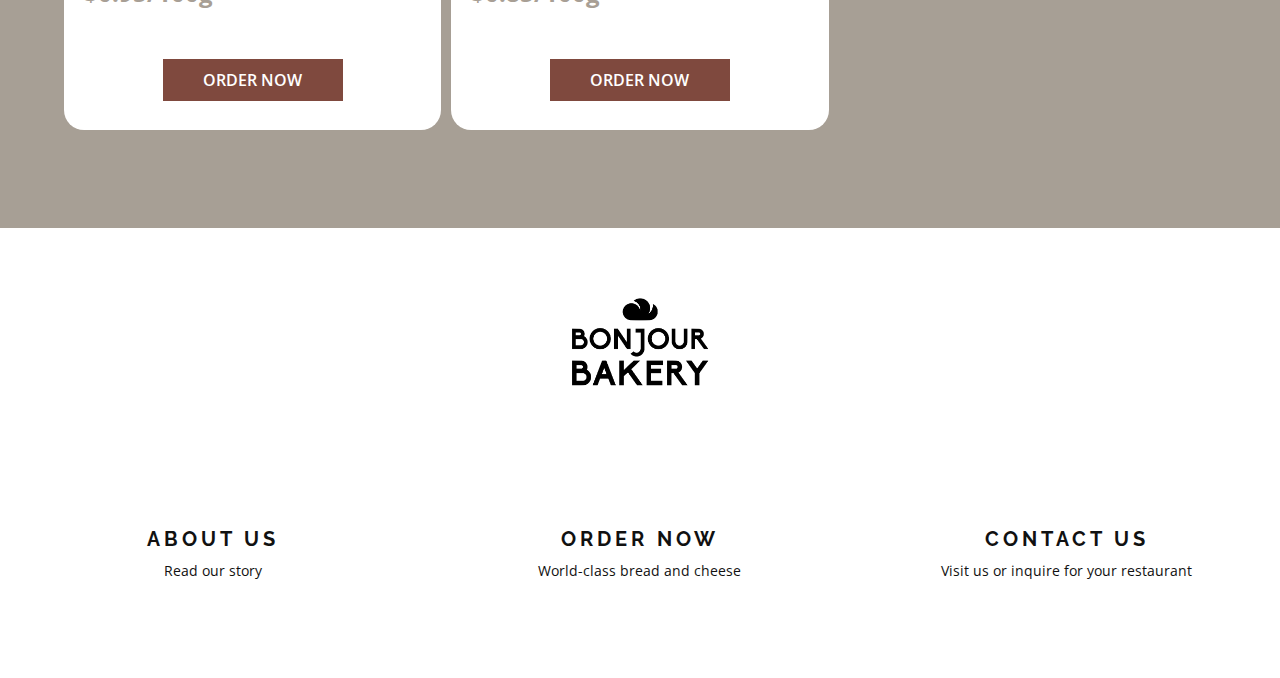
<file: pages/products.html>
<!DOCTYPE html>
<html lang="en">

<head>
  <meta charset="UTF-8" />
  <meta http-equiv="X-UA-Compatible" content="IE=edge" />
  <meta name="viewport" content="width=device-width, initial-scale=1.0" />
  <meta name="format-detection" content="telephone=no" />
  <!-- <meta name="description" content="Discover the delicious products from Bonjour Bakery, from our gourmet cheese to our artisanal breads. Visit us today and taste the difference." />
  <meta name="keywords" content="Bonjour Bakery, loaf, bread, cheese, baguette, sourdough, pain au levain, miche, pain, rye, parisien, French bakery, artisanal, sheep's milk cheese, cow's mil cheese, raw milk, cheddar, blue cheese, brie, unpasteurized, goat's milk cheese" />
  <meta name="author" content="Yvan Chartrand" />
  <meta property="og:url" content="https://bonjourbakery.isaelhuard.dev/pages/products.html" />
  <meta property="og:type" content="website" />
  <meta property="og:title" content="Our Products | Boulangerie Bonjour Bakery" />
  <meta property="og:description" content="Discover the delicious products from Bonjour Bakery, from our gourmet cheese to our artisanal breads. Visit us today and taste the difference." />
  <meta property="og:image" content="https://bonjourbakery.isaelhuard.dev/images/og2.jpeg" />
  <meta property="og:site_name" content="Boulangerie Bonjour Bakery" /> 
  <meta property="twitter:card" content="summary_large_image" />
  <meta property="twitter:site" content="@bonjourbakery" />
  <meta property="twitter:title" content="Our Products | Boulangerie Bonjour Bakery" />
  <meta property="twitter:description" content="Discover the delicious products from Bonjour Bakery, from our gourmet cheese to our artisanal breads. Visit us today and taste the difference." />
  <meta property="twitter:image" content="https://bonjourbakery.isaelhuard.dev/images/og2.jpeg" /> -->
  <link rel="preconnect" href="https://fonts.googleapis.com" />
  <link rel="preconnect" href="https://fonts.gstatic.com" crossorigin />
  <link
    href="https://fonts.googleapis.com/css2?family=Montserrat:wght@300;400;600;700;800&family=Open+Sans:ital,wght@0,300;0,400;0,700;1,300;1,400&family=Raleway:wght@300;400;500;700&display=swap"
    rel="stylesheet" />
  <link rel=stylesheet href=/css/products.css />
  <title>Products | Boulangerie Bonjour Bakery</title>
  <link rel="shortcut icon" href="/images/logo_icon.png" type="image/png">
</head>

<body>
  <header id="page_header">
    <input type="radio" name="menu" id="menu_open" class="menu_radio_button" />
    <input type="radio" name="menu" id="menu_close" class="menu_radio_button" />
    <a href="/index.html"><img id="logo" src="/images/logo.png" alt="Bonjour Bakery Logo" /></a>
    <label class="mobile_menu_btn" for="menu_open">
      <img id="hamburger" src="/images/menu.svg" alt="Hamburger menu" />
    </label>
    <section id="mobile_menu" style="transform: translateX(-100%);">
      <label class="mobile_menu_btn" for="menu_close">
        <img class="close_button" src="/images/x-mark.svg" alt="Button to close the navigation menu" />
      </label>
      <nav>
        <a class="nav_item" href="/index.html">HOME</a>
        <a class="nav_item" href="/pages/products.html">PRODUCTS</a>
        <a class="nav_item" href="/pages/about.html">ABOUT</a>
        <a class="nav_item" href="/pages/contact.html">CONTACT</a>
      </nav>
    </section>
  </header>
  <input checked type="radio" name="filter" id="show_cheese" class="cat_radio_button" />
  <input type="radio" name="filter" id="show_bread" class="cat_radio_button " />
  <menu id="filter">
    <label class="cat_menu_btn hoverable cheese category" for="show_cheese">BROWSE BREAD
    </label>
    <label class="cat_menu_btn hoverable bread category" for="show_bread">BROWSE CHEESE</label>
  </menu>
  <section id="bread_section" class="product_section">
    <img class="cover_img" src="/images/products.jpeg" alt="Image of bread dough" />
    <div class="container">
      <article class="product_card">
        <img src="/images/paysanne.jpeg" alt="Loaf of our pain paysanne" />
        <h4>Pain Paysanne</h4>
        <p>
          Whole-wheat sourdough made from 100% Alberta organic flour that we
          mill ourselves in store. Choose with or without roasted sesame
          seeds.
        </p>
        <h5>$11.90 - $12.10</h5>
        <a class="basket_btn" href="https://form.jotform.com/210417492536253">ORDER NOW</a>
      </article>
      <article class="product_card">
        <img src="/images/bagels.jpeg" alt="Single bagels" />
        <h4>Bagels</h4>
        <p>
          Our bagels are a cross between a New York and Toronto style bagel,
          requires a 2 days process with slow fermentation.
        </p>
        <h5>$1.75 - $1.85</h5>
        <a class="basket_btn" href="https://form.jotform.com/210417492536253">ORDER NOW</a>
      </article>
      <article class="product_card">
        <img src="/images/white.jpeg" alt="Loaf of our white sourdough ménage" />
        <h4>White Sourdough Ménage</h4>
        <p>Beautiful tan coloured crumb with a nice traditional crust.</p>
        <h5>$5.80 - $11.50</h5>
        <a class="basket_btn" href="https://form.jotform.com/210417492536253">ORDER NOW</a>
      </article>
      <article class="product_card">
        <img src="/images/harvest.jpeg" alt="Loaf of our harvest grains" />
        <h4>Harvest Grains</h4>
        <p>
          Light sourdough loaf with a seven grain mix added for taste and
          nutrition.
        </p>
        <h5>$6.25 - $12.40</h5>
        <a class="basket_btn" href="https://form.jotform.com/210417492536253">ORDER NOW</a>
      </article>
      <article class="product_card">
        <img src="/images/country.jpeg" alt="Loaf of our country rye" />
        <h4>Country Rye</h4>
        <p>
          A 50% rye sourdough bread with a medium firmness crumb. One slice
          keeps you going quite a while.
        </p>
        <h5>$5.50</h5>
        <a class="basket_btn" href="https://form.jotform.com/210417492536253">ORDER NOW</a>
      </article>
      <article class="product_card">
        <img src="/images/raisin.jpeg" alt="Loaf of our rye raisin walnut" />
        <h4>Rye Raisin Walnuts</h4>
        <p>
          Plenty of Thompson raisins and California walnuts to add sweetness
          to an already delicious sourdough product.
        </p>
        <h5>$6.50</h5>
        <a class="basket_btn" href="https://form.jotform.com/210417492536253">ORDER NOW</a>
      </article>
      <article class="product_card">
        <img src="/images/baguette.jpeg" alt="Our baguette and parisien bread sticks" />
        <h4>Baguette & Parisien</h4>
        <p>
          A real European baguette with a light cream coloured crumb. Choose
          between regular, sesame or Parisien (big fat baguette).
        </p>
        <h5>$3.80 - $7.25</h5>
        <a class="basket_btn" href="https://form.jotform.com/210417492536253">ORDER NOW</a>
      </article>
      <article class="product_card">
        <img src="/images/seeded.jpeg" alt="Loaf of our seeded rye bread" />
        <h4>Seeded Rye</h4>
        <p>
          Our heaviest rye sourdough this one is all fibre with the added
          seven grains.
        </p>
        <h5>$5.90 - $10.95</h5>
        <a class="basket_btn" href="https://form.jotform.com/210417492536253">ORDER NOW</a>
      </article>
      <article class="product_card">
        <img src="/images/carre.jpeg" alt="Square loaf of our Grain Load Carré" />
        <h4>Paysanne Grain Loaf Carré</h4>
        <p>
          Whole-wheat sourdough made from 100% Alberta organic flour that we
          mill ourselves in store. Shaped square for sandwich lovers.
        </p>
        <h5>$12.40</h5>
        <a class="basket_btn" href="https://form.jotform.com/210417492536253">ORDER NOW</a>
      </article>
      <article class="product_card">
        <img src="/images/traditional.jpeg" alt="Loaf of our traditional sourdough bread" />
        <h4>Traditional Sourdough</h4>
        <p>
          A great mix of whole-wheat, rye with a touch of white flour for a
          nutritious crowd pleasing loaf.
        </p>
        <h5>$5.80 - $11.50</h5>
        <a class="basket_btn" href="https://form.jotform.com/210417492536253">ORDER NOW</a>
      </article>
      <article class="product_card">
        <img src="/images/pumpkin.jpeg" alt="Loaf of our pumpkin and sunflower seeds bread" />
        <h4>Pumpkin & Sunflower Seeds</h4>
        <p>
          Roasted sunflower and pumpkin seeds give this loaf a nice rich
          taste, enjoy with honey, good jam or cheese.
        </p>
        <h5>$6.95 - $12.40</h5>
        <a class="basket_btn" href="https://form.jotform.com/210417492536253">ORDER NOW</a>
      </article>
      <article class="product_card">
        <img src="/images/bonjour.jpeg" alt="Image of our bonjour baguette" />
        <h4>Bonjour Baguette</h4>
        <p>Double size baguette with a touch of whole-wheat.</p>
        <h5>$7.25</h5>
        <a class="basket_btn" href="https://form.jotform.com/210417492536253">ORDER NOW</a>
      </article>
      <article class="product_card">
        <img src="/images/miche.jpeg" alt="Image of our miche bread sold by the slice" />
        <h4>Miche</h4>
        <p>Sold by the slice.</p>
        <h5>$0.95/100g</h5>
        <a class="basket_btn" href="https://form.jotform.com/210417492536253">ORDER NOW</a>
      </article>
      <article class="product_card">
        <img src="/images/petit.jpeg" alt="Image of our petits pains" />
        <h4>Petit Pains</h4>
        <p>Large buns with or without sesame</p>
        <h5>$0.85/100g</h5>
        <a class="basket_btn" href="https://form.jotform.com/210417492536253">ORDER NOW</a>
      </article>
    </div>
    </label>
  </section>
  <section id="cheese_section" class="product_section">
    <img class="cover_img" src="/images/cheese_platter.jpeg" alt="Image of a cheese platter" />
    <div class="container">
      <article class="product_card">
        <img src="/images/allegretto.jpeg" alt="Image of allegretto cheese" />
        <h4>Allegretto</h4>
        <p>
          Made with raw sheep's milk, the flavour is fresh and tangy with a
          nutty component that is easier to taste than it is to smell.
        </p>
        <h5>$12.40</h5>
        <a class="basket_btn" href="https://form.jotform.com/210417492536253">ORDER NOW</a>
      </article>
      <article class="product_card">
        <img src="/images/angeliqueamarc.jpeg" alt="Image of angélique-à-marc cheese" />
        <h4>L'Angélique-À-Marc</h4>
        <p>
          Belted with wood, L'Angélique-À-Marc is a soft bloomy rind raw
          cow's milk cheese.
        </p>
        <h5>$15.40</h5>
        <a class="basket_btn" href="https://form.jotform.com/210417492536253">ORDER NOW</a>
      </article>
      <article class="product_card">
        <img src="/images/avonlea.jpeg" alt="Image of Avonlea P.E.I Clothbound cheese" />
        <h4>Avonlea P.E.I. Clothbound Cheddar</h4>
        <p>
          Made with cow's milk, this cheddar is hand-made in the style of
          the traditional English cheddars.
        </p>
        <h5>$13.90</h5>
        <a class="basket_btn" href="https://form.jotform.com/210417492536253">ORDER NOW</a>
      </article>
      <article class="product_card">
        <img src="/images/belhaven.jpeg" alt="Image of Belhaven cheese" />
        <h4>Albert's Leap Bel Haven Brie</h4>
        <p>
          Bel Haven is a solf triple-cream brie that gives off aromas of
          butter, mushroom and hazelnut.
        </p>
        <h5>$9.85</h5>
        <a class="basket_btn" href="https://form.jotform.com/210417492536253">ORDER NOW</a>
      </article>
      <article class="product_card">
        <img src="/images/beteaseguin.jpeg" alt="Image of Bête-À-Séguin cheese" />
        <h4>Bête-À-Séguin</h4>
        <p>
          This thermalized, unpasteurized cow's milk cheese is fragrant and
          farmy, with a layer of oozing paste close to the bloomy rind.
        </p>
        <h5>$12.15</h5>
        <a class="basket_btn" href="https://form.jotform.com/210417492536253">ORDER NOW</a>
      </article>
      <article class="product_card">
        <img src="/images/greyowl.jpeg" alt="Image of Grey Owl cheese" />
        <h4>Grey Owl</h4>
        <p>
          Surface-ripened goat's milk cheese with a wrinkly, dark,
          slate-coloured, and piquant-smelling edible rind.
        </p>
        <h5>$16.20</h5>
        <a class="basket_btn" href="https://form.jotform.com/210417492536253">ORDER NOW</a>
      </article>
      <article class="product_card">
        <img src="/images/pieddevent.jpeg" alt="Image of Pied-De-Vent cheese" />
        <h4>Pied-De-Vent</h4>
        <p>Soft cheese made with raw cow's milk</p>
        <h5>$8.20</h5>
        <a class="basket_btn" href="https://form.jotform.com/210417492536253">ORDER NOW</a>
      </article>
      <article class="product_card">
        <img src="/images/lingot.jpeg" alt="Image of Lingot cheese" />
        <h4>Lingot</h4>
        <p>
          Light, velvety in texture, this raw goat's milk cheese exudes a
          fresh, tangy yet slightly salty flavour with an aroma reminiscent
          of fresh goat's milk.
        </p>
        <h5>$11.20</h5>
        <a class="basket_btn" href="https://form.jotform.com/210417492536253">ORDER NOW</a>
      </article>
      <article class="product_card">
        <img src="/images/ptitbasque.jpeg" alt="Image of P'tit Basque cheese" />
        <h4>P'tit Basque</h4>
        <p>
          Mild cheese made with raw sheep's milk and with a creamy, sweet
          and nutty finish
        </p>
        <h5>$15.45</h5>
        <a class="basket_btn" href="https://form.jotform.com/210417492536253">ORDER NOW</a>
      </article>
      <article class="product_card">
        <img src="/images/brebicet.jpeg" alt="Image of Brebicet cheese" />
        <h4>Brebicet</h4>
        <p>
          A smooth, soft, bloomy-rind sheep's milk cheese with a slightly
          sewet and mild flavours.
        </p>
        <h5>$12.45</h5>
        <a class="basket_btn" href="https://form.jotform.com/210417492536253">ORDER NOW</a>
      </article>
      <article class="product_card">
        <img src="/images/cashelblue.jpeg" alt="Image of Cashel Blue cheese" />
        <h4>Cashel Blue</h4>
        <p>A very creamy and mildraw cow's milk blue cheese.</p>
        <h5>$12.45</h5>
        <a class="basket_btn" href="https://form.jotform.com/210417492536253">ORDER NOW</a>
      </article>
      <article class="product_card">
        <img src="/images/chateaudebourgogne.jpeg" alt="Image of Chateau de Bourgogne cheese" />
        <h4>Chateau de Bourgogne</h4>
        <p>
          Made in the traditional triple-cream style, this pasteurized cow's
          milk cheese is buttery, soft and very creamy.
        </p>
        <h5>$14.55</h5>
        <a class="basket_btn" href="https://form.jotform.com/210417492536253">ORDER NOW</a>
      </article>
    </div>
  </section>
  <footer id="page_footer">
    <img src="/images/logo.png" alt="Bonjour Bakery Logo" />
    <div class="cont_three">
      <a class="footer_item" href="/pages/about.html">
        <div>
          <h6>ABOUT US</h6>
          <p>Read our story</p>
        </div>
      </a>
      <a class="footer_item" href="/pages/products.html">
        <div>
          <h6>ORDER NOW</h6>
          <p>World-class bread and cheese</p>
        </div>
      </a>
      <a class="footer_item" href="/pages/contact.html">
        <div>
          <h6>CONTACT US</h6>
          <p>Visit us or inquire for your restaurant</p>
        </div>
      </a>
    </div>
    <a id="order" href="/pages/products.html"><svg id="cart" xmlns="http://www.w3.org/2000/svg" fill="none"
        viewBox="0 0 24 24" stroke-width="1.5" stroke="currentColor" class="w-6 h-6">
        <path stroke-linecap="round" stroke-linejoin="round"
          d="M2.25 3h1.386c.51 0 .955.343 1.087.835l.383 1.437M7.5 14.25a3 3 0 00-3 3h15.75m-12.75-3h11.218c1.121-2.3 2.1-4.684 2.924-7.138a60.114 60.114 0 00-16.536-1.84M7.5 14.25L5.106 5.272M6 20.25a.75.75 0 11-1.5 0 .75.75 0 011.5 0zm12.75 0a.75.75 0 11-1.5 0 .75.75 0 011.5 0z" />
      </svg></a>
  </footer>
</body>

</html>
</file>
